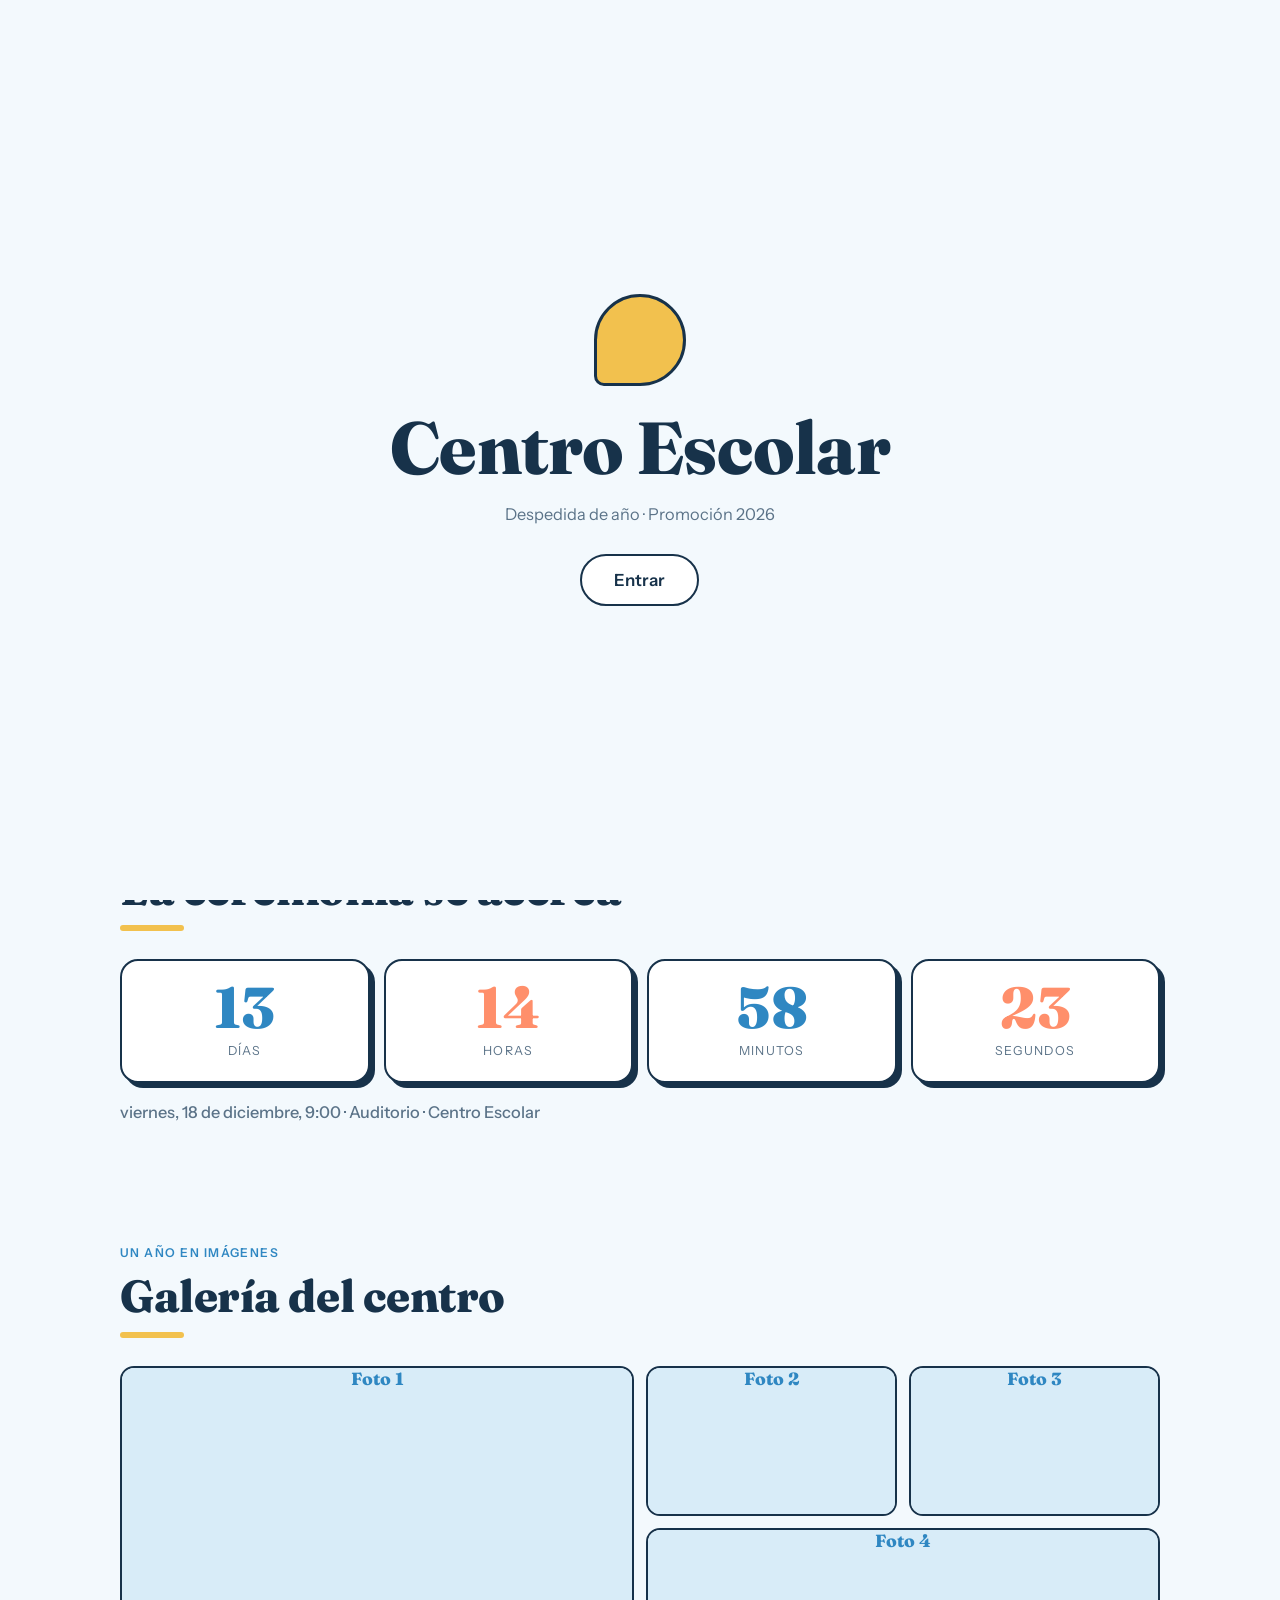
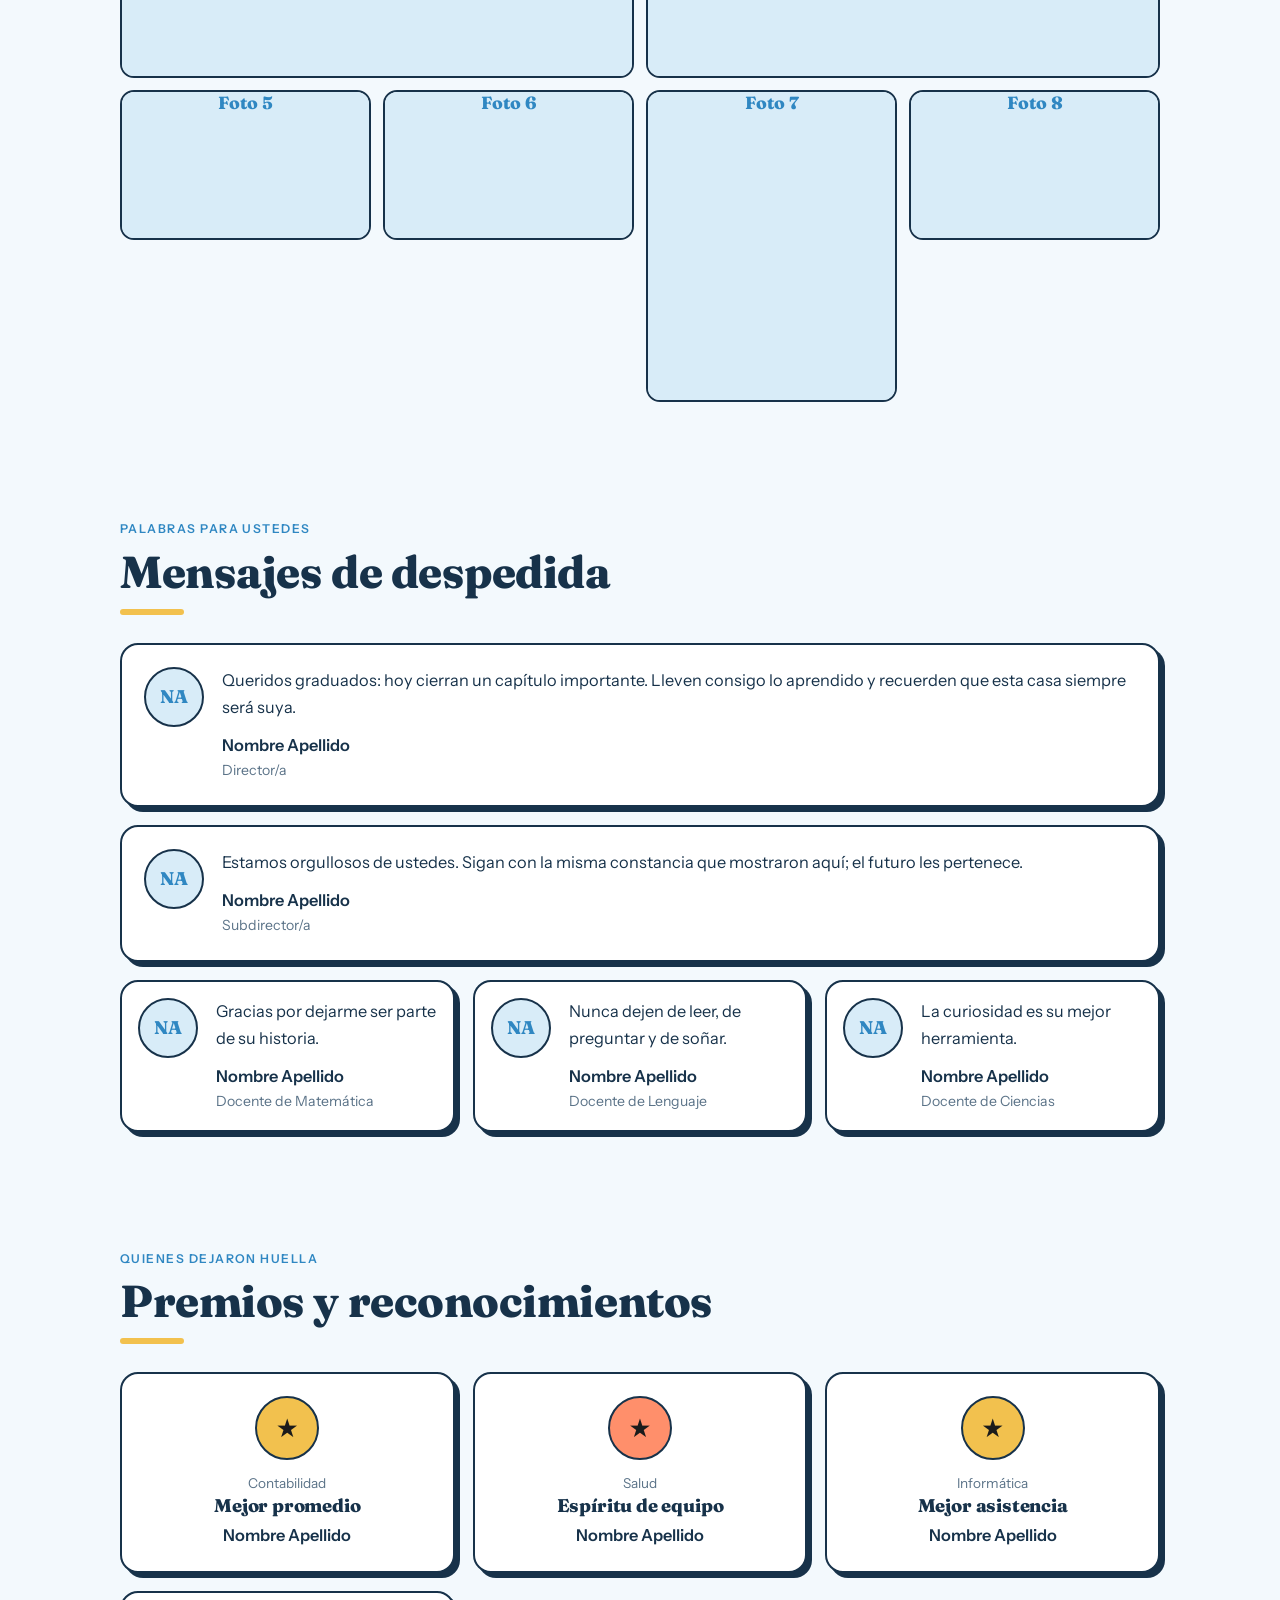
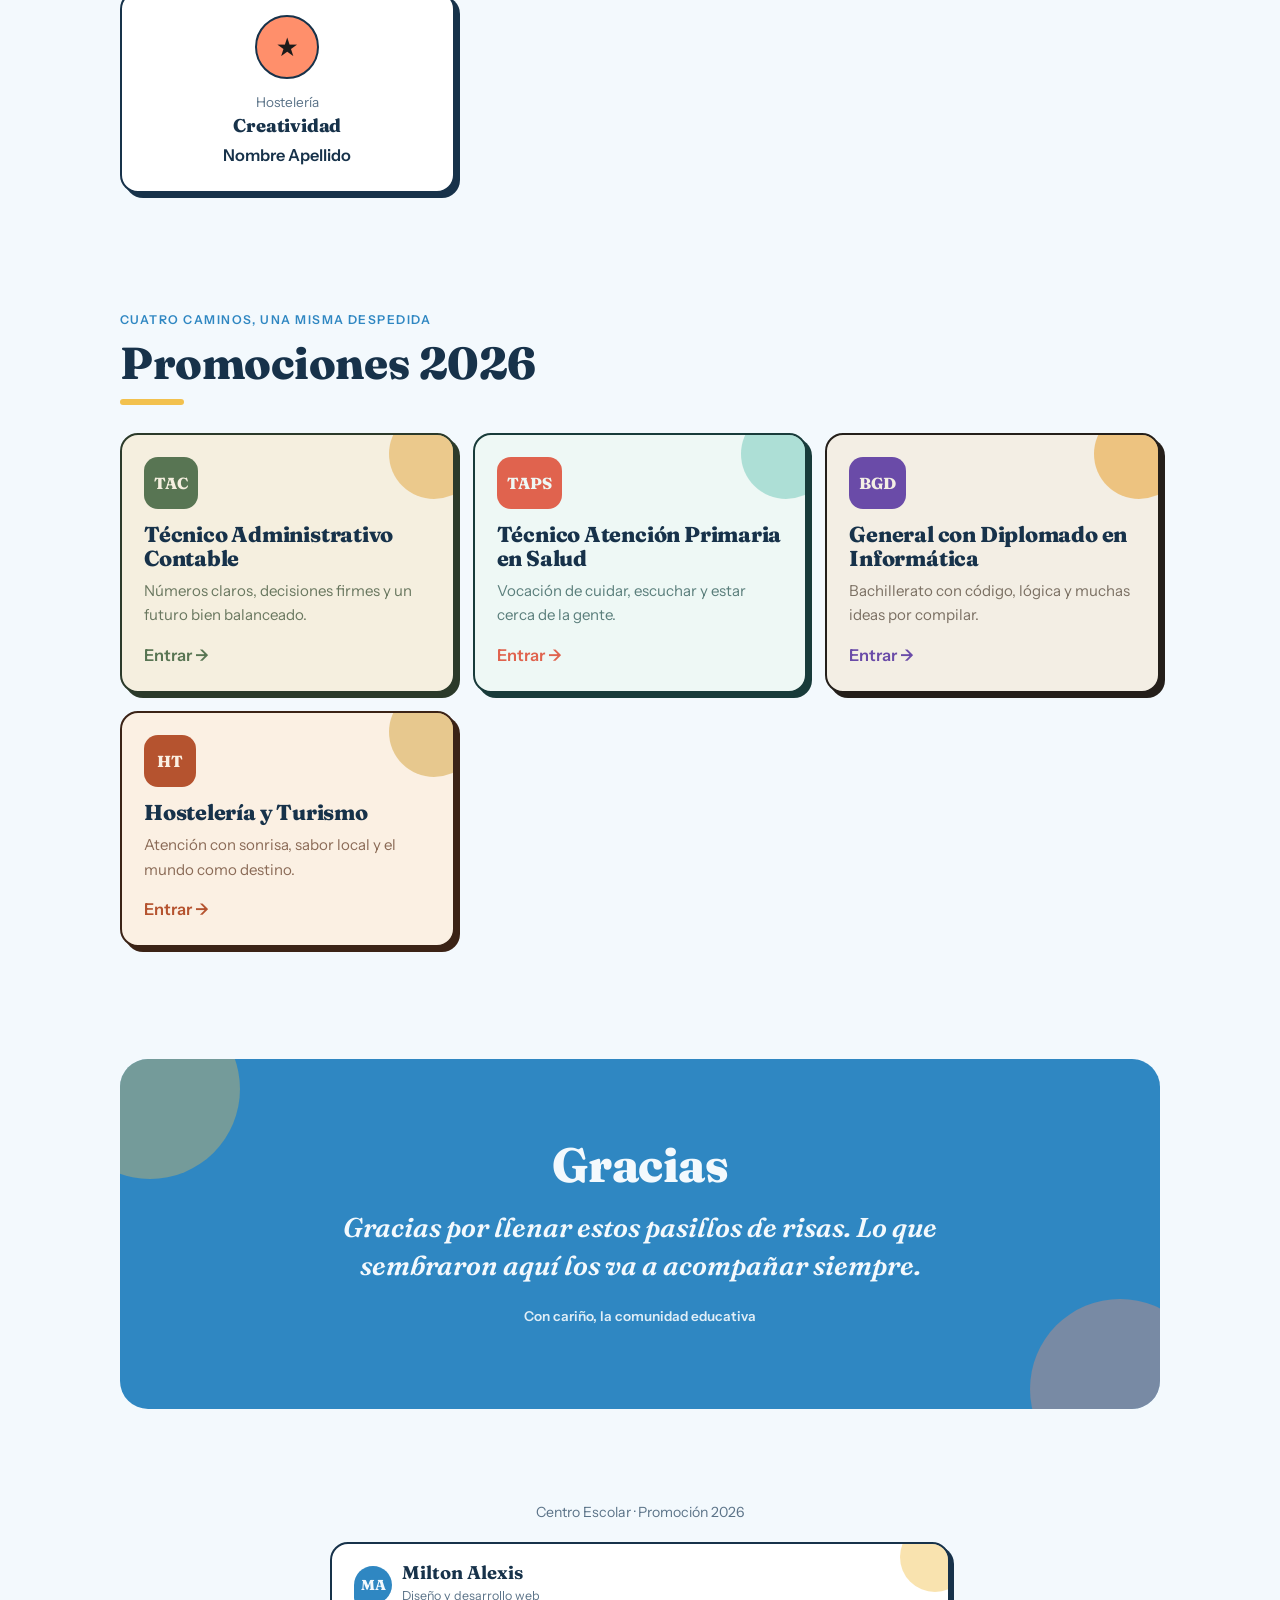
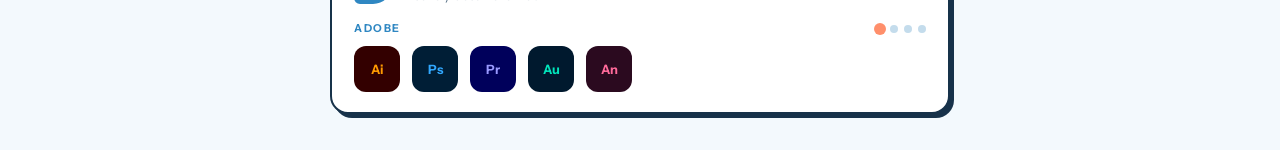
<file: grupo.html>
<!doctype html>
<html lang="es">
<head>
<meta charset="utf-8">
<meta name="viewport" content="width=device-width,initial-scale=1">
<title>Promoción 2026</title>
<link rel="preconnect" href="https://fonts.googleapis.com">
<link rel="preconnect" href="https://fonts.gstatic.com" crossorigin>
<link href="https://fonts.googleapis.com/css2?family=Fraunces:ital,opsz,wght@0,9..144,600;0,9..144,800;1,9..144,600&family=Instrument+Sans:wght@400;500;600&display=swap" rel="stylesheet">
<link rel="stylesheet" href="css/base.css">
<link rel="stylesheet" href="css/temas.css">
<script>try{var m=localStorage.getItem("modo")||(matchMedia("(prefers-color-scheme:dark)").matches?"dark":"light");document.documentElement.dataset.modo=m}catch(e){}</script>
</head>
<body data-pagina="grupo">
<nav class="nav"><div class="wrap">
  <a href="index.html" class="logo"><i></i><span data-centro>Centro Escolar</span></a>
  <div class="links"><a href="index.html#grupos">← Todas las promociones</a><button class="ic" id="modo" aria-label="Modo oscuro">☾</button><button class="ic" id="comp">Compartir</button></div>
</div></nav>
<main id="app"></main>
<dialog id="lb"><div class="lb" id="lbc"></div></dialog>
<footer class="foot wrap"><span data-centro>Centro Escolar</span> · Promoción <span data-anio>2026</span></footer>
<script src="js/datos.js"></script>
<script src="js/app.js"></script>
</body>
</html>
</file>
<file: css/base.css>
/* ---------- variables (tema por defecto: inicio, azul cielo) ---------- */
:root{--bg:#f3f9fd;--surf:#fff;--ink:#17324a;--mut:#5b7388;--acc:#2f87c2;--soft:#d8ecf8;--acc2:#f2c14e;--line:#c4dcec;--r:18px;
--f1:"Fraunces",Georgia,serif;--f2:"Instrument Sans",system-ui,sans-serif}

/* ---------- base ---------- */
*{box-sizing:border-box;margin:0}
html{scroll-behavior:smooth;scroll-padding-top:70px}
body{font:400 1.02rem/1.65 var(--f2);background:var(--bg);color:var(--ink);-webkit-font-smoothing:antialiased;-webkit-print-color-adjust:exact;print-color-adjust:exact}
h1,h2,h3{font-family:var(--f1);line-height:1.1;font-weight:800;letter-spacing:-.01em}
a{color:inherit}
.wrap{max-width:1080px;margin:auto;padding-inline:20px}
section{padding-block:56px}

/* ---------- barra superior ---------- */
.nav{position:sticky;top:0;z-index:20;background:color-mix(in srgb,var(--bg) 88%,transparent);backdrop-filter:blur(8px);border-bottom:1px solid var(--line)}
.nav .wrap{display:flex;justify-content:space-between;align-items:center;height:60px}
.logo{display:flex;gap:10px;align-items:center;font:800 1.05rem var(--f1);text-decoration:none}
.logo i{width:22px;height:22px;border-radius:50% 50% 50% 4px;background:var(--acc2);border:2px solid var(--edge)}
.links{display:flex;gap:20px;font-size:.92rem;font-weight:500}
.links a{text-decoration:none;color:var(--mut);transition:color .2s}
.links a:hover{color:var(--acc)}

/* ---------- portada ---------- */
.hero,.ghero{padding:72px 20px 40px}
.chip{display:inline-block;padding:4px 14px;border:2px solid var(--edge);border-radius:99px;font-weight:600;font-size:.82rem;background:var(--acc2)}
.hero h1,.ghero h1{font-size:clamp(2.6rem,9vw,5.8rem);margin:22px 0 18px;max-width:14ch}
.ghero h1{font-size:clamp(2.2rem,7vw,4.4rem);max-width:20ch}
.hero h1 em{font-style:italic;color:var(--acc)}
.hero p,.ghero p{max-width:56ch;color:var(--mut);font-size:1.1rem}
.back{display:inline-block;margin-bottom:18px;color:var(--mut);text-decoration:none;font-weight:500}
.stats{display:grid;grid-template-columns:repeat(auto-fit,minmax(150px,1fr));gap:16px;margin-top:44px}
.stat b{display:block;font:800 2.6rem var(--f1);color:var(--acc)}
.stat span{color:var(--mut);font-size:.9rem}

/* ---------- títulos de sección y tarjetas ---------- */
.sec-h{margin-bottom:28px}
.sec-h small{font-weight:600;color:var(--acc);text-transform:uppercase;letter-spacing:.12em;font-size:.76rem}
.sec-h h2{font-size:clamp(1.8rem,5vw,2.8rem);margin-top:6px}
.grid{display:grid;grid-template-columns:repeat(auto-fit,minmax(250px,1fr));gap:18px}
.card{background:var(--surf);border:2px solid var(--edge);border-radius:var(--r);padding:22px;box-shadow:5px 5px 0 var(--edge);transition:transform .25s,box-shadow .25s}
a.card{display:block;text-decoration:none}
a.card:hover{transform:translate(-3px,-3px);box-shadow:8px 8px 0 var(--edge)}
.msg{display:grid;grid-template-columns:auto 1fr;gap:18px;align-items:start;margin-bottom:18px}
.msg.chico{margin:0;padding:16px}
.av{width:60px;height:60px;border-radius:50%;background:var(--soft);border:2px solid var(--edge);display:grid;place-items:center;font:800 1.15rem var(--f1);color:var(--acc)}
blockquote{margin-bottom:12px}
.quien{font-weight:600}
.quien small{display:block;color:var(--mut);font-weight:400;font-size:.88rem}
.gc{background:var(--bg)}
.gc .sg{display:inline-grid;place-items:center;min-width:52px;height:52px;padding:0 10px;border-radius:14px;background:var(--acc);color:#fff;font:800 1rem var(--f1);margin-bottom:14px}
.gc h3{font-size:1.35rem;margin-bottom:8px}
.gc p{color:var(--mut);font-size:.94rem}
.gc .go{display:block;margin-top:14px;font-weight:600;color:var(--acc)}

/* ---------- diploma ---------- */
.dip{aspect-ratio:1.414/1;max-width:820px;margin:0 auto;background:var(--surf);border:2px solid var(--edge);padding:14px;box-shadow:8px 8px 0 var(--edge)}
.dip>div{height:100%;border:4px double var(--acc);display:flex;flex-direction:column;align-items:center;justify-content:center;text-align:center;padding:3% 8%;gap:2.5%}
.dip small{letter-spacing:.2em;text-transform:uppercase;color:var(--mut);font-size:clamp(.5rem,1.6vw,.78rem)}
.dip h3{font-size:clamp(1rem,3.6vw,2.1rem)}
.dip p{font-size:clamp(.55rem,1.7vw,.95rem);color:var(--mut);max-width:46ch;line-height:1.4}
.dn{font:italic 800 clamp(1.3rem,6vw,3.3rem)/1.1 var(--f1);color:var(--acc);transition:opacity .22s,transform .22s}
.dn.out{opacity:0;transform:translateY(8px)}
.sello{width:clamp(34px,8vw,62px);aspect-ratio:1;border-radius:50%;background:var(--acc2);border:2px solid var(--edge);display:grid;place-items:center;font:800 clamp(.5rem,1.6vw,.85rem) var(--f2)}
.firmas{display:flex;justify-content:space-around;width:100%;font-size:clamp(.5rem,1.4vw,.75rem);color:var(--mut)}
.firmas span{border-top:1px solid var(--mut);padding:4px 5% 0}
.ctrl{display:flex;flex-wrap:wrap;gap:10px;justify-content:center;margin-top:22px}
.btn,select{font:600 .95rem var(--f2);padding:10px 18px;border:2px solid var(--edge);border-radius:99px;background:var(--surf);color:var(--ink);cursor:pointer;transition:background .2s}
.btn:hover{background:var(--acc2)}
select{max-width:100%}

/* ---------- pizarra de fotos ---------- */
.board{border:12px solid var(--acc);border-radius:10px;background:var(--soft);padding:34px 26px;display:grid;grid-template-columns:repeat(auto-fit,minmax(190px,1fr));gap:30px;box-shadow:inset 0 0 0 3px rgba(0,0,0,.08)}
.foto{position:relative;background:#fff;padding:10px 10px 14px;border:0;box-shadow:0 6px 14px rgba(0,0,0,.18);cursor:zoom-in;transform:rotate(var(--rot,0deg));transition:transform .25s;font:inherit;font-size:.85rem;color:#333}
.foto:hover{transform:rotate(0) scale(1.06);z-index:2}
.foto::before{content:"";position:absolute;top:-8px;left:50%;width:14px;height:14px;margin-left:-7px;border-radius:50%;background:var(--acc2);box-shadow:0 2px 3px rgba(0,0,0,.3)}
.ph{aspect-ratio:4/3;background:var(--soft);display:grid;place-items:center;color:var(--acc);font:800 1.1rem var(--f1)}
.foto img,.lb img{width:100%;aspect-ratio:4/3;object-fit:cover;display:block}
.foto span{display:block;margin-top:8px}

/* ---------- línea de tiempo y dedicatorias ---------- */
.tl{list-style:none;padding:0;border-left:3px solid var(--acc);margin-left:8px}
.tl li{position:relative;padding:0 0 24px 24px}
.tl li::before{content:"";position:absolute;left:-11px;top:6px;width:17px;height:17px;border-radius:50%;background:var(--acc2);border:2px solid var(--edge)}
.tl b{font:800 1.15rem var(--f1)}
.tl p{color:var(--mut)}
.notas{display:grid;grid-template-columns:repeat(auto-fit,minmax(230px,1fr));gap:22px}
.nota{background:color-mix(in srgb,var(--acc2) 30%,#fff);padding:20px;box-shadow:0 5px 12px rgba(0,0,0,.14);transform:rotate(var(--rot,0deg));margin:0}
.nota footer{font-weight:600;font-size:.9rem}

/* ---------- visor de fotos ---------- */
dialog{border:0;background:transparent;width:min(92vw,880px);max-width:none;padding:0;margin:auto;overflow:visible}
dialog::backdrop{background:rgba(10,20,30,.82)}
.lb{background:#fff;padding:14px;text-align:center;color:#222}
.lb .ph{max-height:70vh}
.lb p{margin-top:10px}
.lb .ctrl{margin-top:12px}

/* ---------- carga: esqueleto y aparición ---------- */
.sk{position:relative;overflow:hidden;background:var(--soft);border-radius:12px}
.sk::after{content:"";position:absolute;inset:0;transform:translateX(-100%);background:linear-gradient(90deg,transparent,rgba(255,255,255,.7),transparent);animation:sh 1.3s infinite}
@keyframes sh{to{transform:translateX(100%)}}
#app.listo{animation:ent .5s both}
@keyframes ent{from{opacity:0}}
.rv{opacity:0}
.rv.in{opacity:1;animation:up .65s var(--d,0s) both}
@keyframes up{from{opacity:0;transform:translateY(24px)}}

.foot{padding-block:36px;color:var(--mut);font-size:.88rem;text-align:center}

/* ---------- móvil, impresión, menos movimiento ---------- */
@media(max-width:560px){.msg{grid-template-columns:1fr}.hero,.ghero{padding-top:44px}.board{padding:28px 16px}}
@media(prefers-reduced-motion:reduce){
  *,*::before,*::after{animation:none!important;transition:none!important}
  .rv{opacity:1}
}

/* ---------- modo oscuro y color extra ---------- */
:root{--edge:#17324a;--acc3:#ff8f6b}
[data-modo=dark]{color-scheme:dark;--bg:#0e1b27;--surf:#152635;--ink:#e6f1f8;--mut:#92abbd;--acc:#5db4ea;--soft:#1c3347;--acc2:#f2c14e;--acc3:#ff9b7a;--line:#26425a;--edge:#3f6a8a}
.chip,.sello,.btn:hover,.ic:hover{color:#1b1b1b}
.nota{color:#2a2a2a}
.gc .sg{color:var(--bg)}
#app{overflow-x:clip}

/* ---------- barra: botones ---------- */
.links{align-items:center}
.ic{font:600 .85rem var(--f2);padding:6px 12px;border:2px solid var(--edge);border-radius:99px;background:var(--surf);color:var(--ink);cursor:pointer;transition:background .2s}
.ic:hover{background:var(--acc2)}

/* ---------- más vida: formas, cinta, detalles ---------- */
.hero,.ghero{position:relative;overflow:hidden;isolation:isolate}
.formas{position:absolute;inset:0;pointer-events:none;z-index:-1}
.formas i{position:absolute;border-radius:50%;opacity:.6;animation:flota 9s ease-in-out infinite alternate}
.formas i:nth-child(1){width:210px;height:210px;background:var(--soft);right:-40px;top:30px}
.formas i:nth-child(2){width:92px;height:92px;background:var(--acc2);right:17%;top:250px;border-radius:28%;animation-delay:-3s}
.formas i:nth-child(3){width:54px;height:54px;background:var(--acc3);right:38%;top:60px;animation-delay:-6s}
@keyframes flota{to{transform:translateY(26px) rotate(14deg)}}
.chip{transform:rotate(-2deg)}
.sec-h h2::after{content:"";display:block;width:64px;height:6px;border-radius:9px;background:var(--acc2);margin-top:12px}
.stat:nth-child(2) b{color:var(--acc3)}
.stat:nth-child(3){background:var(--soft)}
.stat:nth-child(4) b{color:var(--acc3)}
.gc{position:relative;overflow:hidden}
.gc::after{content:"";position:absolute;right:-26px;top:-26px;width:90px;height:90px;border-radius:50%;background:var(--acc2);opacity:.5;transition:transform .4s}
a.gc:hover::after{transform:scale(1.7)}
.cinta{overflow:hidden;background:var(--acc2);color:#1b1b1b;border-block:2px solid var(--edge);padding:12px 0;transform:rotate(-1.2deg);margin:22px -10px;white-space:nowrap;font:800 1.15rem var(--f1)}
.cinta div{display:inline-block;animation:marq 30s linear infinite}
.cinta span{margin:0 18px}
@keyframes marq{to{transform:translateX(-50%)}}

/* ---------- cuenta regresiva, mosaico, premios ---------- */
.cuenta{display:flex;flex-wrap:wrap;gap:14px}
.caja{flex:1 1 120px;text-align:center;padding:18px 8px}
.caja b{display:block;font:800 clamp(2.2rem,7vw,3.6rem)/1 var(--f1);color:var(--acc)}
.caja:nth-child(even) b{color:var(--acc3)}
.caja span{font-size:.78rem;text-transform:uppercase;letter-spacing:.1em;color:var(--mut)}
.lugar{margin-top:16px;color:var(--mut);font-weight:500}
.mosaico{display:grid;grid-template-columns:repeat(4,1fr);grid-auto-rows:150px;grid-auto-flow:dense;gap:12px}
.tile{border:2px solid var(--edge);border-radius:14px;overflow:hidden;padding:0;cursor:zoom-in;background:var(--soft);transition:transform .3s}
.tile:hover{transform:scale(1.03) rotate(-.6deg)}
.tile:nth-child(1){grid-column:span 2;grid-row:span 2}
.tile:nth-child(4){grid-column:span 2}
.tile:nth-child(7){grid-row:span 2}
.tile .ph,.tile img{width:100%;height:100%;aspect-ratio:auto;object-fit:cover;display:block}
.premio{text-align:center}
.premio small{display:block;color:var(--mut)}
.premio h3{font-size:1.15rem;margin:2px 0 6px}
.medalla{width:64px;height:64px;margin:0 auto 12px;border-radius:50%;display:grid;place-items:center;font-size:1.6rem;color:#1b1b1b;background:var(--acc2);border:2px solid var(--edge)}
.premio:nth-child(even) .medalla{background:var(--acc3)}

/* ---------- carta del docente y cierre ---------- */
.carta{display:grid;grid-template-columns:230px 1fr;gap:30px;align-items:start}
.carta .av{width:96px;height:96px;font-size:1.8rem}
.carta .txt p{margin-bottom:14px}
.carta .txt>p:first-child::first-letter{font:800 3.2rem/.8 var(--f1);float:left;padding:6px 8px 0 0;color:var(--acc)}
.consejos{list-style:none;padding:0;display:grid;gap:10px;counter-reset:c}
.consejos li{counter-increment:c;display:flex;gap:12px;align-items:flex-start}
.consejos li::before{content:counter(c);flex:none;width:28px;height:28px;border-radius:50%;background:var(--acc3);display:grid;place-items:center;font-weight:700;color:#1b1b1b}
.cierre{position:relative;overflow:hidden;background:var(--acc);color:var(--bg);text-align:center;border-radius:28px;padding:clamp(34px,8vw,80px) 24px}
.cierre>*{position:relative;z-index:1}
.cierre::before,.cierre::after{content:"";position:absolute;width:180px;height:180px;border-radius:50%;background:var(--acc2);opacity:.35}
.cierre::before{left:-60px;top:-60px}
.cierre::after{right:-50px;bottom:-70px;background:var(--acc3)}
.cierre h2{font-size:clamp(1.8rem,5vw,3rem);margin-bottom:16px}
.cierre p{font:italic 600 clamp(1.15rem,3vw,1.7rem)/1.4 var(--f1);max-width:34ch;margin:0 auto 18px;color:inherit}
.cierre small{font-weight:600;opacity:.9}

/* ---------- bienvenida, confeti, aviso ---------- */
#bienv{position:fixed;inset:0;z-index:80;background:var(--bg);display:grid;place-items:center;text-align:center;padding:24px;transition:transform .9s cubic-bezier(.7,0,.2,1)}
#bienv.fuera{transform:translateY(-100%)}
.logo-g{width:92px;height:92px;margin:0 auto 22px;border-radius:50% 50% 50% 10px;background:var(--acc2);border:3px solid var(--edge);animation:pop .8s cubic-bezier(.3,1.6,.5,1) both}
@keyframes pop{from{transform:scale(0) rotate(-90deg)}}
#bienv h1{font-size:clamp(2.4rem,8vw,4.6rem);animation:up .8s .25s both}
#bienv p{color:var(--mut);margin:12px 0 26px;animation:up .8s .4s both}
#bienv .btn{font-size:1.05rem;padding:14px 32px;animation:up .8s .55s both}
.cf{position:fixed;inset:0;pointer-events:none;overflow:hidden;z-index:70}
.cf i{position:absolute;top:-16px;width:9px;height:14px;background:var(--c);animation:cae var(--t) var(--d) ease-in forwards}
@keyframes cae{to{transform:translate3d(var(--x),105vh,0) rotate(720deg)}}
#toast{position:fixed;left:50%;bottom:28px;transform:translate(-50%,30px);background:var(--ink);color:var(--bg);padding:10px 20px;border-radius:99px;opacity:0;transition:.3s;z-index:90;pointer-events:none}
#toast.ver{opacity:1;transform:translate(-50%,0)}

@media(max-width:760px){.carta{grid-template-columns:1fr}.mosaico{grid-template-columns:repeat(2,1fr)}}
@media(max-width:560px){.links a{display:none}}

/* ---------- créditos (tarjetita) ---------- */
.cred{max-width:340px;margin:18px auto 0;padding:14px 16px 16px;text-align:left;box-shadow:4px 4px 0 var(--edge);position:relative;overflow:hidden}
.cred::after{content:"";position:absolute;right:-22px;top:-22px;width:70px;height:70px;border-radius:50%;background:var(--acc2);opacity:.45}
.cred-h{display:flex;gap:10px;align-items:center;position:relative;z-index:1}
.mono{flex:none;width:38px;height:38px;border-radius:50% 50% 50% 6px;background:var(--acc);color:var(--bg);display:grid;place-items:center;font:800 .9rem var(--f1)}
.cred-h b{display:block;color:var(--ink);font-family:var(--f1);line-height:1.2}
.cred-h small{color:var(--mut);font-size:.78rem}
.cred-m{display:flex;justify-content:space-between;align-items:center;margin:12px 0 8px}
.cred-m small{font-size:.68rem;text-transform:uppercase;letter-spacing:.14em;color:var(--acc);font-weight:700}
.pts{display:flex;gap:6px}
.pts button{width:8px;height:8px;padding:0;border:0;border-radius:50%;background:var(--line);cursor:pointer;transition:background .3s,transform .3s}
.pts button.on{background:var(--acc3);transform:scale(1.5)}
.tec{display:flex;gap:7px;min-height:34px;transition:opacity .3s}
.tec.out,.cred-m small.out{opacity:0}
.ins{width:34px;height:34px;border-radius:10px;display:grid;place-items:center;background:#fff;color:#333;border:1.5px solid var(--edge);font:800 .8rem var(--f2);overflow:hidden;animation:pop2 .45s calc(var(--i) * .07s) both cubic-bezier(.3,1.6,.5,1);transition:transform .2s}
.ins img{width:22px;height:22px}
.ins:hover{transform:translateY(-4px) rotate(-6deg)}
@keyframes pop2{from{opacity:0;transform:scale(.3) translateY(8px)}}
.ins.of{background:none;border:0;overflow:visible}
.ins.of svg{width:100%;height:100%}
@media(min-width:800px){
  .cred{max-width:620px;padding:18px 22px 20px}
  .cred-h b{font-size:1.15rem}
  .tec{gap:12px;min-height:46px}
  .ins{width:46px;height:46px;border-radius:12px}
  .ins img{width:28px;height:28px}
}
</file>
<file: css/temas.css>
/* Una paleta por grupo, claro y oscuro. Solo variables: el resto vive en base.css
   acc = color principal · acc2 y acc3 = acentos · edge = bordes y sombras */
[data-tema=contable]{--bg:#f5efdf;--surf:#fffcf3;--ink:#2b3a2a;--mut:#69775f;--acc:#587553;--soft:#e1e7cf;--acc2:#e2a43b;--acc3:#c0503a;--line:#d8d0b4;--edge:#2b3a2a}
[data-tema=salud]{--bg:#eef8f5;--surf:#fff;--ink:#183b3a;--mut:#5a7e7b;--acc:#e0634e;--soft:#cfeae4;--acc2:#6fc7b8;--acc3:#f2b84b;--line:#bddfd8;--edge:#183b3a}
[data-tema=informatica]{--bg:#f3eee4;--surf:#fbf8f1;--ink:#241f1a;--mut:#7a6f62;--acc:#6a4ba8;--soft:#e6dcc9;--acc2:#e89a1f;--acc3:#2f9e8f;--line:#d6cab2;--edge:#241f1a}
[data-tema=hosteleria]{--bg:#fbf0e3;--surf:#fffaf3;--ink:#3b2316;--mut:#8a6a56;--acc:#b5532f;--soft:#f1d9bd;--acc2:#d4a23a;--acc3:#6b8a3f;--line:#e5cba9;--edge:#3b2316}

[data-modo=dark] [data-tema=contable]{--bg:#1a1f17;--surf:#232a1f;--ink:#ece8d6;--mut:#a3ad95;--acc:#9dbd8f;--soft:#2c3526;--acc2:#e8b04a;--acc3:#e0735c;--line:#39432f;--edge:#6d8a63}
[data-modo=dark] [data-tema=salud]{--bg:#0f2321;--surf:#163330;--ink:#e3f5f1;--mut:#93bdb7;--acc:#ff8a73;--soft:#1d423e;--acc2:#6fc7b8;--acc3:#f5c35c;--line:#2a5650;--edge:#4f9a90}
[data-modo=dark] [data-tema=informatica]{--bg:#17131f;--surf:#211b2c;--ink:#efe8f7;--mut:#a99bbb;--acc:#a88be0;--soft:#2b2338;--acc2:#f0a93a;--acc3:#4fc3b2;--line:#3a3050;--edge:#7a63ac}
[data-modo=dark] [data-tema=hosteleria]{--bg:#231710;--surf:#2e1f16;--ink:#f7e6d4;--mut:#c1a58d;--acc:#e6835d;--soft:#3b281b;--acc2:#e0b04e;--acc3:#9bbd62;--line:#4b3424;--edge:#9a6a4a}
</file>
